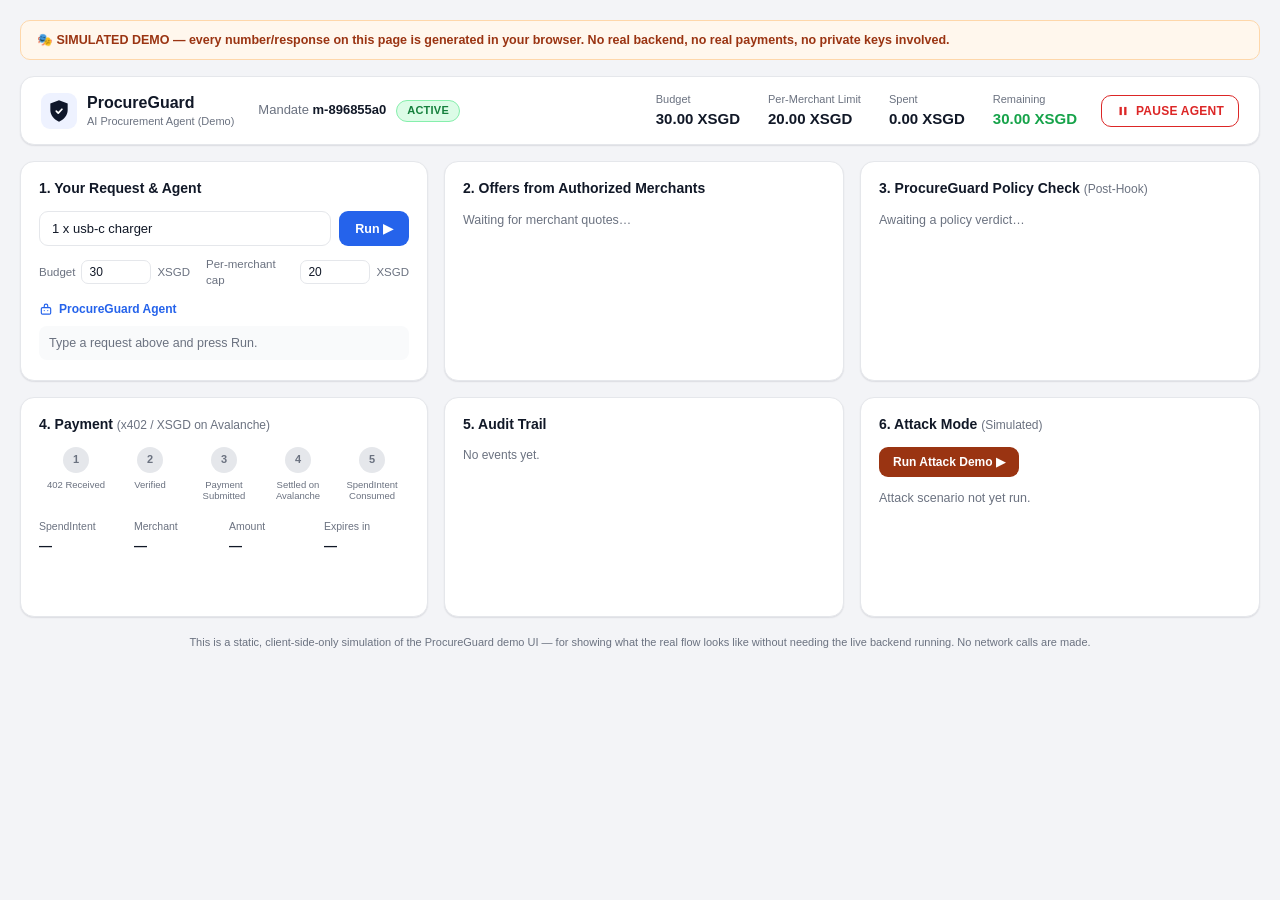
<file: demo/index.html>
<!DOCTYPE html>
<html lang="en">
<head>
<meta charset="UTF-8" />
<meta name="viewport" content="width=device-width, initial-scale=1.0" />
<title>ProcureGuard — AI Procurement Agent (Demo)</title>
<style>
:root {
  --bg: #f3f4f7; --card-bg: #ffffff; --border: #e5e7eb; --text: #111827; --text-muted: #6b7280;
  --blue: #2563eb; --blue-bg: #eff6ff; --green: #16a34a; --green-bg: #f0fdf4;
  --red: #dc2626; --red-bg: #fef2f2; --red-border: #fecaca; --radius: 14px;
  --shadow: 0 1px 2px rgba(15,23,42,.06), 0 1px 1px rgba(15,23,42,.04);
}
* { box-sizing: border-box; }
body {
  margin: 0; background: var(--bg); color: var(--text);
  font-family: -apple-system, BlinkMacSystemFont, "Segoe UI", Roboto, Helvetica, Arial, sans-serif;
  font-size: 14px; line-height: 1.45; padding: 20px;
}
.demo-banner {
  max-width: 1400px; margin: 0 auto 16px auto; background: #fff7ed; border: 1px solid #fed7aa;
  color: #9a3412; border-radius: 10px; padding: 10px 16px; font-size: 12.5px; font-weight: 600;
}
.topbar {
  max-width: 1400px; margin: 0 auto 16px auto; background: var(--card-bg); border: 1px solid var(--border);
  border-radius: var(--radius); box-shadow: var(--shadow); padding: 14px 20px;
  display: flex; align-items: center; gap: 24px; flex-wrap: wrap;
}
.topbar-left { display: flex; align-items: center; gap: 10px; }
.shield { width: 36px; height: 36px; border-radius: 9px; background: #eef2ff; display: flex; align-items: center; justify-content: center; flex-shrink: 0; }
.brand-title { font-weight: 700; font-size: 16px; }
.brand-sub { font-size: 11px; color: var(--text-muted); }
.topbar-mandate { display: flex; align-items: center; gap: 10px; }
.mandate-label { font-size: 13px; color: var(--text-muted); }
.mandate-label strong { color: var(--text); }
.pill { font-size: 11px; font-weight: 700; padding: 2px 10px; border-radius: 999px; letter-spacing: .02em; }
.pill-active { background: #dcfce7; color: #15803d; border: 1px solid #86efac; }
.pill-paused { background: #fef3c7; color: #92400e; border: 1px solid #fde68a; }
.topbar-stats { display: flex; gap: 28px; margin-left: auto; }
.stat { display: flex; flex-direction: column; align-items: flex-start; }
.stat-label { font-size: 11px; color: var(--text-muted); }
.stat-value { font-size: 15px; font-weight: 700; transition: color .3s; }
.stat-remaining { color: var(--green); }
.pause-btn {
  display: flex; align-items: center; gap: 6px; background: #fff; color: var(--red);
  border: 1.5px solid var(--red); border-radius: 10px; padding: 8px 14px; font-weight: 700;
  font-size: 12px; cursor: pointer; letter-spacing: .02em;
}
.pause-btn:hover { background: var(--red-bg); }
.pause-btn.resumed { color: var(--green); border-color: var(--green); }
.pause-btn.resumed:hover { background: var(--green-bg); }
.grid { max-width: 1400px; margin: 0 auto; display: grid; grid-template-columns: repeat(3, 1fr); gap: 16px; }
.card { background: var(--card-bg); border: 1px solid var(--border); border-radius: var(--radius); box-shadow: var(--shadow); padding: 16px 18px; min-height: 220px; }
.card-title { font-size: 14px; font-weight: 700; margin: 0 0 12px 0; }
.card-subtitle { font-weight: 500; color: var(--text-muted); font-size: 12px; }
.empty-state { color: var(--text-muted); font-size: 12.5px; list-style: none; }
.request-form { display: flex; gap: 8px; margin-bottom: 10px; }
.request-input { flex: 1; border: 1px solid var(--border); border-radius: 9px; padding: 9px 12px; font-size: 13px; font-family: inherit; color: var(--text); }
.request-input:focus { outline: none; border-color: var(--blue); box-shadow: 0 0 0 3px var(--blue-bg); }
.request-submit { background: var(--blue); color: #fff; border: none; border-radius: 9px; padding: 9px 16px; font-weight: 700; font-size: 12.5px; cursor: pointer; white-space: nowrap; }
.request-submit:hover { background: #1d4ed8; }
.request-submit:disabled { background: #93c5fd; cursor: not-allowed; }
.request-options { display: flex; gap: 16px; margin-bottom: 12px; font-size: 11.5px; color: var(--text-muted); }
.request-options label { display: flex; align-items: center; gap: 6px; }
.request-options input { width: 70px; border: 1px solid var(--border); border-radius: 7px; padding: 4px 7px; font-size: 12px; font-family: inherit; color: var(--text); }
.request-error { background: var(--red-bg); border: 1px solid var(--red-border); color: var(--red); border-radius: 8px; padding: 8px 10px; font-size: 12px; margin-bottom: 12px; }
.chat-bubble { background: var(--blue-bg); border-radius: 10px; padding: 10px 12px; margin-bottom: 14px; }
.chat-name { font-weight: 700; font-size: 12px; margin-bottom: 2px; }
.chat-text { font-size: 13px; }
.chat-time { font-size: 10.5px; color: var(--text-muted); margin-top: 4px; }
.agent-name { display: flex; align-items: center; gap: 6px; color: var(--blue); margin-bottom: 8px; }
.agent-log { list-style: none; margin: 0; padding: 0; display: flex; flex-direction: column; gap: 8px; }
.agent-log li { font-size: 12.5px; border-radius: 8px; padding: 8px 10px; background: #f9fafb; color: var(--text-muted); display: flex; justify-content: space-between; gap: 8px; opacity: 0; animation: fadein .3s forwards; }
.agent-log li .line-time { font-size: 10.5px; color: #9ca3af; white-space: nowrap; }
.agent-log li.done { color: var(--text); }
.agent-log li.final { background: var(--green-bg); color: #15803d; font-weight: 600; }
.agent-log li.denied { background: var(--red-bg); color: var(--red); font-weight: 600; }
.offer-list { display: flex; flex-direction: column; gap: 10px; }
.offer-card { display: flex; align-items: center; gap: 10px; border: 1px solid var(--border); border-radius: 10px; padding: 10px 12px; background: #fff; opacity: 0; animation: fadein .3s forwards; }
.offer-card.eligible-best { border-color: #bbf7d0; background: var(--green-bg); }
.offer-card.ineligible { border-color: var(--red-border); background: var(--red-bg); }
.offer-avatar { width: 34px; height: 34px; border-radius: 9px; color: #fff; font-weight: 700; display: flex; align-items: center; justify-content: center; flex-shrink: 0; font-size: 13px; }
.offer-body { flex: 1; min-width: 0; }
.offer-name { font-weight: 700; font-size: 13px; }
.offer-desc { font-size: 11.5px; color: var(--text-muted); }
.offer-price { font-weight: 700; font-size: 13.5px; white-space: nowrap; }
.offer-status { text-align: right; }
.offer-reason { font-size: 10.5px; color: var(--text-muted); max-width: 130px; }
.offer-tag { font-size: 10.5px; font-weight: 700; display: flex; align-items: center; gap: 4px; justify-content: flex-end; }
.offer-tag.ok { color: var(--green); }
.offer-tag.no { color: var(--red); }
.check-list { list-style: none; margin: 0; padding: 0; display: flex; flex-direction: column; gap: 9px; }
.check-list li { display: flex; align-items: center; justify-content: space-between; gap: 8px; font-size: 12.5px; opacity: 0; animation: fadein .25s forwards; }
.check-status { display: flex; align-items: center; gap: 5px; font-weight: 700; font-size: 11.5px; white-space: nowrap; }
.check-status.pass { color: var(--green); }
.check-status.fail { color: var(--red); }
.check-detail { color: var(--text-muted); font-weight: 400; }
.stepper { display: flex; align-items: flex-start; margin: 6px 0 16px 0; }
.step { display: flex; flex-direction: column; align-items: center; width: 74px; text-align: center; }
.step-dot { width: 26px; height: 26px; border-radius: 50%; background: #e5e7eb; color: #6b7280; display: flex; align-items: center; justify-content: center; font-size: 11px; font-weight: 700; transition: background .3s, color .3s; }
.step.done .step-dot { background: var(--green); color: #fff; }
.step-label { font-size: 9.5px; color: var(--text-muted); margin-top: 6px; line-height: 1.2; }
.step.done .step-label { color: var(--text); font-weight: 600; }
.step-time { font-size: 9px; color: #9ca3af; margin-top: 2px; }
.step-line { flex: 1; height: 2px; background: #e5e7eb; margin-top: 12px; transition: background .3s; }
.step-line.done { background: var(--green); }
.payment-meta { display: grid; grid-template-columns: repeat(4, 1fr); gap: 10px; }
.meta-cell { display: flex; flex-direction: column; gap: 2px; }
.meta-label { font-size: 10.5px; color: var(--text-muted); }
.meta-value { font-size: 13px; font-weight: 700; }
.snowtrace-link { display: inline-block; margin-top: 12px; font-size: 12px; color: var(--blue); text-decoration: none; font-weight: 600; }
.snowtrace-link:hover { text-decoration: underline; }
.audit-list { list-style: none; margin: 0; padding: 0; max-height: 260px; overflow-y: auto; display: flex; flex-direction: column; gap: 8px; }
.audit-list li { display: flex; align-items: flex-start; gap: 8px; font-size: 12px; opacity: 0; animation: fadein .25s forwards; }
.audit-dot { width: 7px; height: 7px; border-radius: 50%; background: var(--green); margin-top: 5px; flex-shrink: 0; }
.audit-dot.red { background: var(--red); }
.audit-time { color: var(--text-muted); font-size: 10.5px; white-space: nowrap; }
.audit-label { color: var(--text); }
.card-attack { background: #fff; }
.attack-banner { background: #fff7ed; border: 1px solid #fed7aa; color: #9a3412; border-radius: 10px; padding: 10px 12px; font-size: 12.5px; margin-bottom: 12px; font-weight: 600; }
.attack-run-btn { background: #9a3412; color: #fff; border: none; border-radius: 9px; padding: 8px 14px; font-weight: 700; font-size: 12px; cursor: pointer; margin-bottom: 12px; }
.attack-run-btn:hover { background: #7c2d12; }
.attack-run-btn:disabled { background: #d6a98a; cursor: not-allowed; }
.denied-banner { margin-top: 14px; background: var(--red-bg); border: 1px solid var(--red-border); border-radius: 10px; padding: 12px 14px; }
.denied-title { color: var(--red); font-weight: 800; font-size: 15px; display: flex; align-items: center; gap: 6px; }
.denied-sub { font-size: 11px; color: #991b1b; margin-top: 4px; }
.denied-funds { font-size: 11px; color: #991b1b; font-weight: 700; margin-top: 2px; }
.footer-note { max-width: 1400px; margin: 18px auto 0 auto; text-align: center; color: var(--text-muted); font-size: 11px; }
@keyframes fadein { from { opacity: 0; transform: translateY(4px); } to { opacity: 1; transform: translateY(0); } }
@media (max-width: 1100px) { .grid { grid-template-columns: 1fr; } .topbar-stats { gap: 16px; } }
</style>
</head>
<body>

<div class="demo-banner">
  🎭 SIMULATED DEMO — every number/response on this page is generated in your browser. No real
  backend, no real payments, no private keys involved.
</div>

<header class="topbar" id="topbar">
  <div class="topbar-left">
    <div class="shield">
      <svg viewBox="0 0 24 24" width="26" height="26" fill="none" xmlns="http://www.w3.org/2000/svg">
        <path d="M12 2l8 3v6c0 5-3.5 8.5-8 11-4.5-2.5-8-6-8-11V5l8-3z" fill="#0f172a"/>
        <path d="M9.5 12.2l1.8 1.8 3.4-3.6" stroke="#fff" stroke-width="1.6" stroke-linecap="round" stroke-linejoin="round" fill="none"/>
      </svg>
    </div>
    <div class="brand">
      <div class="brand-title">ProcureGuard</div>
      <div class="brand-sub">AI Procurement Agent (Demo)</div>
    </div>
  </div>

  <div class="topbar-mandate">
    <span class="mandate-label">Mandate <strong id="mandateId">M-001</strong></span>
    <span class="pill pill-active" id="agentStatusPill">ACTIVE</span>
  </div>

  <div class="topbar-stats">
    <div class="stat"><span class="stat-label">Budget</span><span class="stat-value" id="statBudget">30.00 XSGD</span></div>
    <div class="stat"><span class="stat-label">Per-Merchant Limit</span><span class="stat-value" id="statLimit">20.00 XSGD</span></div>
    <div class="stat"><span class="stat-label">Spent</span><span class="stat-value" id="statSpent">0.00 XSGD</span></div>
    <div class="stat"><span class="stat-label">Remaining</span><span class="stat-value stat-remaining" id="statRemaining">30.00 XSGD</span></div>
  </div>

  <button class="pause-btn" id="pauseBtn">
    <svg viewBox="0 0 24 24" width="14" height="14" fill="currentColor"><rect x="6" y="5" width="4" height="14"/><rect x="14" y="5" width="4" height="14"/></svg>
    <span id="pauseBtnLabel">PAUSE AGENT</span>
  </button>
</header>

<main class="grid">

  <section class="card" id="card-request">
    <h2 class="card-title">1. Your Request &amp; Agent</h2>
    <form class="request-form" id="requestForm">
      <input type="text" id="requestInput" class="request-input" autocomplete="off"
             placeholder="e.g. 2 x usb-c charger" value="1 x usb-c charger" />
      <button type="submit" class="request-submit" id="requestSubmit">Run ▶</button>
    </form>
    <div class="request-options">
      <label>Budget <input type="number" id="budgetInput" value="30" min="0.01" step="0.01" /> XSGD</label>
      <label>Per-merchant cap <input type="number" id="capInput" value="20" min="0.01" step="0.01" /> XSGD</label>
    </div>
    <div class="request-error" id="requestError" style="display:none"></div>
    <div class="chat-bubble" id="requestBubble" style="display:none">
      <div class="chat-name">You</div>
      <div class="chat-text" id="requestText">—</div>
      <div class="chat-time" id="requestTime">—</div>
    </div>
    <div class="agent-block">
      <div class="chat-name agent-name">
        <svg viewBox="0 0 24 24" width="14" height="14" fill="none" stroke="#2563eb" stroke-width="2"><rect x="4" y="8" width="16" height="11" rx="2"/><path d="M9 8V5a3 3 0 016 0v3" /><circle cx="9" cy="13" r="1" fill="#2563eb" stroke="none"/><circle cx="15" cy="13" r="1" fill="#2563eb" stroke="none"/></svg>
        ProcureGuard Agent
      </div>
      <ul class="agent-log" id="agentLog">
        <li class="empty-state">Type a request above and press Run.</li>
      </ul>
    </div>
  </section>

  <section class="card" id="card-offers">
    <h2 class="card-title">2. Offers from Authorized Merchants</h2>
    <div class="offer-list" id="offerList">
      <div class="empty-state">Waiting for merchant quotes…</div>
    </div>
  </section>

  <section class="card" id="card-policy">
    <h2 class="card-title">3. ProcureGuard Policy Check <span class="card-subtitle">(Post-Hook)</span></h2>
    <ul class="check-list" id="policyChecks">
      <li class="empty-state">Awaiting a policy verdict…</li>
    </ul>
  </section>

  <section class="card" id="card-payment">
    <h2 class="card-title">4. Payment <span class="card-subtitle">(x402 / XSGD on Avalanche)</span></h2>
    <div class="stepper" id="paymentStepper">
      <div class="step" data-step="challenge"><div class="step-dot">1</div><div class="step-label">402 Received</div><div class="step-time"></div></div>
      <div class="step-line"></div>
      <div class="step" data-step="verified"><div class="step-dot">2</div><div class="step-label">Verified</div><div class="step-time"></div></div>
      <div class="step-line"></div>
      <div class="step" data-step="submitted"><div class="step-dot">3</div><div class="step-label">Payment Submitted</div><div class="step-time"></div></div>
      <div class="step-line"></div>
      <div class="step" data-step="settled"><div class="step-dot">4</div><div class="step-label">Settled on Avalanche</div><div class="step-time"></div></div>
      <div class="step-line"></div>
      <div class="step" data-step="consumed"><div class="step-dot">5</div><div class="step-label">SpendIntent Consumed</div><div class="step-time"></div></div>
    </div>
    <div class="payment-meta" id="paymentMeta">
      <div class="meta-cell"><span class="meta-label">SpendIntent</span><span class="meta-value" id="metaIntent">—</span></div>
      <div class="meta-cell"><span class="meta-label">Merchant</span><span class="meta-value" id="metaMerchant">—</span></div>
      <div class="meta-cell"><span class="meta-label">Amount</span><span class="meta-value" id="metaAmount">—</span></div>
      <div class="meta-cell"><span class="meta-label">Expires in</span><span class="meta-value" id="metaExpiry">—</span></div>
    </div>
    <a class="snowtrace-link" id="snowtraceLink" href="#" target="_blank" rel="noopener" style="display:none" onclick="return false;">View on Snowtrace (simulated) →</a>
    <div class="denied-banner" id="paymentDeniedBanner" style="display:none">
      <div class="denied-title">✕ DENIED</div>
      <div class="denied-sub" id="paymentDeniedSub">SpendIntent NOT CREATED · Payment signature NOT CREATED</div>
      <div class="denied-funds">Funds moved: NO</div>
    </div>
  </section>

  <section class="card" id="card-audit">
    <h2 class="card-title">5. Audit Trail</h2>
    <ul class="audit-list" id="auditList">
      <li class="empty-state">No events yet.</li>
    </ul>
  </section>

  <section class="card card-attack" id="card-attack">
    <h2 class="card-title">6. Attack Mode <span class="card-subtitle">(Simulated)</span></h2>
    <button class="attack-run-btn" id="attackRunBtn">Run Attack Demo ▶</button>
    <div class="attack-banner" id="attackBanner" style="display:none">
      ⚠ Prompt injection detected in merchant content. Post-hook will enforce policy.
    </div>
    <ul class="check-list check-list-attack" id="attackChecks">
      <li class="empty-state">Attack scenario not yet run.</li>
    </ul>
    <div class="denied-banner" id="deniedBanner" style="display:none">
      <div class="denied-title">✕ DENIED</div>
      <div class="denied-sub" id="deniedSub">SpendIntent NOT CREATED · Payment signature NOT CREATED</div>
      <div class="denied-funds" id="deniedFunds">Funds moved: NO</div>
    </div>
  </section>

</main>

<footer class="footer-note">
  This is a static, client-side-only simulation of the ProcureGuard demo UI — for showing what
  the real flow looks like without needing the live backend running. No network calls are made.
</footer>

<script>
"use strict";

// ============================================================== helpers
const $ = (id) => document.getElementById(id);
const sleep = (ms) => new Promise((r) => setTimeout(r, ms));
const nowTime = () => new Date().toLocaleTimeString([], { hour12: false });
const fmt = (n) => n.toFixed(2) + " XSGD";
function hashCode(str) {
  let h = 0;
  for (let i = 0; i < str.length; i++) { h = (h * 31 + str.charCodeAt(i)) | 0; }
  return h;
}
function randHex(len) {
  let s = "";
  for (let i = 0; i < len; i++) s += "0123456789abcdef"[Math.floor(Math.random() * 16)];
  return s;
}

// ============================================================== fake catalog (any typed
// item gets a deterministic-per-session price per merchant, so this works for ANY request)
const MERCHANTS = ["techstore", "gadgethub", "bargainbin", "cheapdealsstore"];
const ALLOWED_MERCHANTS = ["techstore", "gadgethub", "bargainbin"]; // cheapdealsstore excluded on purpose
const MERCHANT_NAMES = { techstore: "TechStore", gadgethub: "GadgetHub", bargainbin: "BargainBin", cheapdealsstore: "CheapDealsStore" };
const MERCHANT_COLORS = { techstore: "#2563eb", gadgethub: "#7c3aed", bargainbin: "#dc2626", cheapdealsstore: "#d97706" };
const MERCHANT_LETTERS = { techstore: "T", gadgethub: "G", bargainbin: "B", cheapdealsstore: "C" };
const MERCHANT_SEED = { techstore: 1.00, gadgethub: 1.06, bargainbin: 1.14, cheapdealsstore: 0.82 };

function priceFor(item, merchant) {
  const h = Math.abs(hashCode(item.trim().toLowerCase()));
  const base = 4 + (h % 1800) / 100; // 4.00 - 22.00
  return Math.round(base * MERCHANT_SEED[merchant] * 100) / 100;
}

function parseRequest(text) {
  const trimmed = (text || "").trim();
  if (!trimmed) return { itemName: null, quantity: null };
  const m = trimmed.match(/^\s*(\d+)\s*x\s*(.+?)\s*$/i);
  if (m) return { itemName: m[2].trim(), quantity: parseInt(m[1], 10) };
  return { itemName: trimmed, quantity: 1 };
}

// ============================================================== state
const state = {
  mandateId: "m-" + randHex(8),
  budget: 30.0,
  cap: 20.0,
  spent: 0.0,
  paused: false,
};

function renderTopbar() {
  $("mandateId").textContent = state.mandateId;
  $("statBudget").textContent = fmt(state.budget);
  $("statLimit").textContent = fmt(state.cap);
  $("statSpent").textContent = fmt(state.spent);
  $("statRemaining").textContent = fmt(Math.max(0, state.budget - state.spent));
}
renderTopbar();

// ============================================================== pause/resume
$("pauseBtn").addEventListener("click", () => {
  state.paused = !state.paused;
  const pill = $("agentStatusPill");
  const btn = $("pauseBtn");
  if (state.paused) {
    pill.textContent = "PAUSED"; pill.className = "pill pill-paused";
    btn.classList.add("resumed"); $("pauseBtnLabel").textContent = "RESUME AGENT";
  } else {
    pill.textContent = "ACTIVE"; pill.className = "pill pill-active";
    btn.classList.remove("resumed"); $("pauseBtnLabel").textContent = "PAUSE AGENT";
  }
});

// ============================================================== audit trail
function auditEntry(label, ok = true) {
  const list = $("auditList");
  if (list.querySelector(".empty-state")) list.innerHTML = "";
  const li = document.createElement("li");
  li.innerHTML = `<span class="audit-dot${ok ? "" : " red"}"></span>` +
    `<span class="audit-time">${nowTime()}</span><span class="audit-label">${label}</span>`;
  list.appendChild(li);
  list.scrollTop = list.scrollHeight;
}

// ============================================================== agent log
function agentLine(text, cls = "") {
  const log = $("agentLog");
  if (log.querySelector(".empty-state")) log.innerHTML = "";
  const li = document.createElement("li");
  if (cls) li.classList.add(cls);
  li.innerHTML = `<span>${text}</span><span class="line-time">${nowTime()}</span>`;
  log.appendChild(li);
}

// ============================================================== main run
let RUNNING = false;

$("requestForm").addEventListener("submit", async (e) => {
  e.preventDefault();
  if (RUNNING) return;
  $("requestError").style.display = "none";

  if (state.paused) {
    $("requestError").textContent = "Agent is PAUSED — resume it before submitting a new request.";
    $("requestError").style.display = "block";
    return;
  }

  const { itemName, quantity } = parseRequest($("requestInput").value);
  if (!itemName) {
    $("requestError").textContent = "Type a request first, e.g. \"2 x usb-c charger\".";
    $("requestError").style.display = "block";
    return;
  }
  state.budget = parseFloat($("budgetInput").value) || state.budget;
  state.cap = parseFloat($("capInput").value) || state.cap;

  RUNNING = true;
  $("requestSubmit").disabled = true;
  $("requestSubmit").textContent = "Running…";

  await runFlow(itemName, quantity);

  RUNNING = false;
  $("requestSubmit").disabled = false;
  $("requestSubmit").textContent = "Run ▶";
});

async function runFlow(itemName, quantity) {
  // reset per-run sections (top bar/audit trail persist across runs, like the real demo)
  $("offerList").innerHTML = "";
  $("policyChecks").innerHTML = "";
  $("agentLog").innerHTML = "";
  $("paymentDeniedBanner").style.display = "none";
  $("snowtraceLink").style.display = "none";
  document.querySelectorAll("#paymentStepper .step").forEach((s) => { s.classList.remove("done"); s.querySelector(".step-time").textContent = ""; });
  document.querySelectorAll("#paymentStepper .step-line").forEach((l) => l.classList.remove("done"));
  $("metaIntent").textContent = "—"; $("metaMerchant").textContent = "—";
  $("metaAmount").textContent = "—"; $("metaExpiry").textContent = "—";

  const raw = `${quantity} x ${itemName}`;
  $("requestBubble").style.display = "block";
  $("requestText").textContent = raw;
  $("requestTime").textContent = nowTime();

  agentLine(`Parsed request: qty=${quantity}, item="${itemName}"`);
  auditEntry(`Request received: "${raw}"`);
  await sleep(400);
  agentLine("Searching authorized merchants for quotes…");
  await sleep(500);

  // ---- offers ----
  const offers = MERCHANTS.map((m) => ({
    merchant: m,
    unitPrice: priceFor(itemName, m),
    allowed: ALLOWED_MERCHANTS.includes(m),
  })).map((o) => ({ ...o, total: Math.round(o.unitPrice * quantity * 100) / 100 }));

  const offerList = $("offerList");
  for (const o of offers) {
    await sleep(280);
    const withinCap = o.total <= state.cap;
    const eligible = o.allowed && withinCap;
    const div = document.createElement("div");
    div.className = "offer-card " + (!o.allowed || !withinCap ? "ineligible" : "");
    div.innerHTML = `
      <div class="offer-avatar" style="background:${MERCHANT_COLORS[o.merchant]}">${MERCHANT_LETTERS[o.merchant]}</div>
      <div class="offer-body">
        <div class="offer-name">${MERCHANT_NAMES[o.merchant]}</div>
        <div class="offer-desc">${quantity} × ${itemName} @ ${o.unitPrice.toFixed(2)} XSGD</div>
      </div>
      <div class="offer-price">${o.total.toFixed(2)} XSGD</div>
      <div class="offer-status">
        <div class="offer-tag ${eligible ? "ok" : "no"}">${eligible ? "✓ ELIGIBLE" : "✕ INELIGIBLE"}</div>
        <div class="offer-reason">${o.allowed ? (withinCap ? "" : "over per-merchant cap") : "not an authorized merchant"}</div>
      </div>`;
    offerList.appendChild(div);
  }
  agentLine(`Received ${offers.length}/${offers.length} merchant quotes`);

  const eligibleOffers = offers.filter((o) => o.allowed && o.total <= state.cap).sort((a, b) => a.total - b.total);
  const winner = eligibleOffers[0];

  await sleep(300);
  if (winner) {
    offerList.children[offers.findIndex((o) => o === winner)].classList.add("eligible-best");
    agentLine(`Selected ${MERCHANT_NAMES[winner.merchant]} at ${winner.total.toFixed(2)} XSGD (cheapest eligible)`, "final");
  } else {
    agentLine("No eligible merchant found within policy limits", "denied");
  }
  auditEntry(`Offers received from ${offers.length} merchants`);

  // ---- policy checks ----
  const remaining = state.budget - state.spent;
  const checks = [
    ["mandate_active", true, "agent mandate is ACTIVE"],
    ["agent_active", !state.paused, state.paused ? "agent is PAUSED" : "agent status ACTIVE"],
    ["offer_exists", !!winner, winner ? "offer resolved" : "no matching offer"],
    ["merchant_allowed", !!winner, winner ? `${winner.merchant} in allowed_merchants` : "no allowed merchant within cap"],
    ["product_requested", true, "matches requested item"],
    ["category_allowed", true, "category electronics allowed"],
    ["quantity_matches", true, `qty ${quantity} matches request`],
    ["stock_available", true, "sufficient stock"],
    ["no_denied_items", true, "no denied items present"],
    ["per_intent_limit", !!winner, winner ? `${winner.total.toFixed(2)} ≤ ${state.cap.toFixed(2)} cap` : "exceeds per-merchant cap"],
    ["delegated_budget", !!winner && winner.total <= remaining, winner ? `${winner.total.toFixed(2)} ≤ ${remaining.toFixed(2)} remaining` : "insufficient remaining budget"],
    ["currency", true, "XSGD"],
  ];

  const policyList = $("policyChecks");
  let allowed = true;
  let failReason = "";
  for (const [name, pass, detail] of checks) {
    await sleep(160);
    const li = document.createElement("li");
    li.innerHTML = `<span class="check-label">${name}</span>` +
      `<span class="check-status ${pass ? "pass" : "fail"}">${pass ? "✓ PASS" : "✕ FAIL"} <span class="check-detail">${detail}</span></span>`;
    policyList.appendChild(li);
    if (!pass) { allowed = false; failReason = `${name}: ${detail}`; }
  }

  if (allowed) {
    auditEntry("Policy check ALLOWED (12/12 checks passed)");
    auditEntry("SpendIntent minted");
    await runPayment(winner, itemName, quantity);
  } else {
    auditEntry(`Policy check DENIED — ${failReason}`, false);
    $("paymentDeniedBanner").style.display = "block";
    $("paymentDeniedSub").textContent = `SpendIntent NOT CREATED · Payment signature NOT CREATED (${failReason})`;
  }
}

async function runPayment(winner, itemName, quantity) {
  const intentId = "si_" + randHex(10);
  const txHash = "0x" + randHex(64);
  $("metaIntent").textContent = intentId;
  $("metaMerchant").textContent = MERCHANT_NAMES[winner.merchant];
  $("metaAmount").textContent = winner.total.toFixed(2) + " XSGD";
  $("metaExpiry").textContent = "180s";

  const steps = [
    ["challenge", "402 Received", "Merchant returned HTTP 402 payment challenge"],
    ["verified", "Verified", "x402 challenge verified against registered recipient"],
    ["submitted", "Payment Submitted", "EIP-3009 transferWithAuthorization signed & submitted"],
    ["settled", "Settled on Avalanche", `Settled on-chain, tx ${txHash.slice(0, 10)}…`],
    ["consumed", "SpendIntent Consumed", "SpendIntent marked CONSUMED"],
  ];

  for (const [key, label, auditMsg] of steps) {
    await sleep(550);
    const stepEl = document.querySelector(`.step[data-step="${key}"]`);
    stepEl.classList.add("done");
    stepEl.querySelector(".step-time").textContent = nowTime();
    const line = stepEl.previousElementSibling;
    if (line && line.classList.contains("step-line")) line.classList.add("done");
    auditEntry(auditMsg);
  }

  // money moves — top bar updates, remaining decreases
  state.spent = Math.round((state.spent + winner.total) * 100) / 100;
  renderTopbar();
  $("statRemaining").style.color = "#0f172a";
  await sleep(50);
  $("statRemaining").style.color = "";

  $("snowtraceLink").href = `https://snowtrace.io/tx/${txHash}`;
  $("snowtraceLink").style.display = "inline-block";
  agentLine(`Payment settled: ${winner.total.toFixed(2)} XSGD → ${MERCHANT_NAMES[winner.merchant]}`, "final");
}

// ============================================================== attack mode (independent, scripted)
$("attackRunBtn").addEventListener("click", async () => {
  const btn = $("attackRunBtn");
  btn.disabled = true; btn.textContent = "Running…";
  $("attackBanner").style.display = "none";
  $("deniedBanner").style.display = "none";
  $("attackChecks").innerHTML = "";

  await sleep(300);
  $("attackBanner").style.display = "block";
  auditEntry("Attack scenario triggered: merchant content relabels a gift card as the requested item", false);

  const checks = [
    ["merchant_allowed", true, "bargainbin is an authorized merchant"],
    ["product_requested", false, "item is a $25 gift card, not the requested product"],
    ["category_allowed", false, "category gift_card is not in allowed_categories"],
    ["per_intent_limit", false, "relabeled price exceeds sane bounds for this request"],
  ];
  const list = $("attackChecks");
  for (const [name, pass, detail] of checks) {
    await sleep(350);
    const li = document.createElement("li");
    li.innerHTML = `<span class="check-label">${name}</span>` +
      `<span class="check-status ${pass ? "pass" : "fail"}">${pass ? "✓ PASS" : "✕ FAIL"} <span class="check-detail">${detail}</span></span>`;
    list.appendChild(li);
  }

  await sleep(300);
  $("deniedBanner").style.display = "block";
  $("deniedSub").textContent = "SpendIntent NOT CREATED · Payment signature NOT CREATED";
  $("deniedFunds").textContent = "Funds moved: NO";
  auditEntry("Attack scenario DENIED — no SpendIntent created, no payment signed", false);

  btn.disabled = false; btn.textContent = "Run Attack Demo ▶";
});
</script>
</body>
</html>
</file>
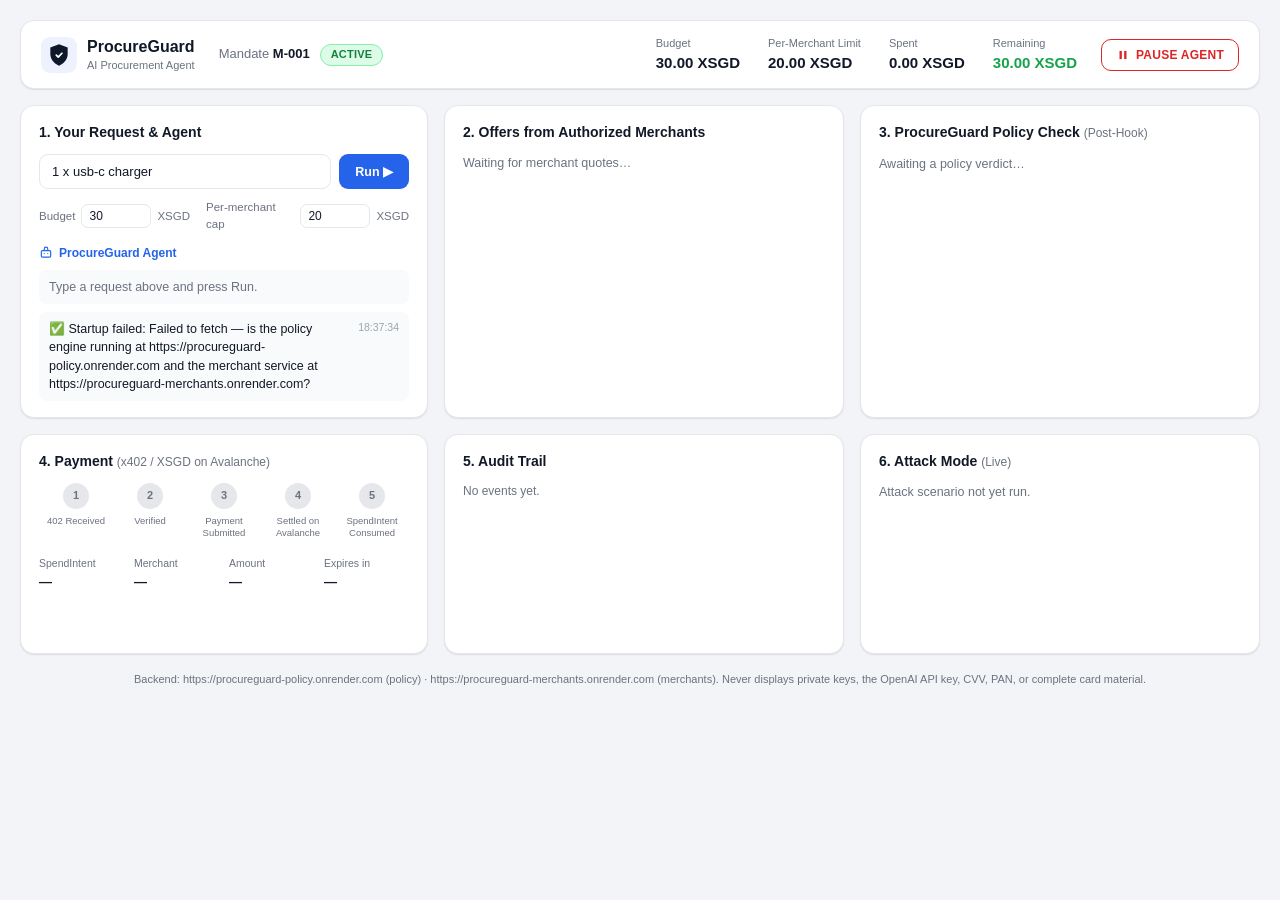
<file: frontend/index.html>
<!DOCTYPE html>
<html lang="en">
<head>
<meta charset="UTF-8" />
<meta name="viewport" content="width=device-width, initial-scale=1.0" />
<title>ProcureGuard — AI Procurement Agent</title>
<link rel="stylesheet" href="styles.css" />
</head>
<body>

<header class="topbar" id="topbar">
  <div class="topbar-left">
    <div class="shield">
      <svg viewBox="0 0 24 24" width="26" height="26" fill="none" xmlns="http://www.w3.org/2000/svg">
        <path d="M12 2l8 3v6c0 5-3.5 8.5-8 11-4.5-2.5-8-6-8-11V5l8-3z" fill="#0f172a"/>
        <path d="M9.5 12.2l1.8 1.8 3.4-3.6" stroke="#fff" stroke-width="1.6" stroke-linecap="round" stroke-linejoin="round" fill="none"/>
      </svg>
    </div>
    <div class="brand">
      <div class="brand-title">ProcureGuard</div>
      <div class="brand-sub">AI Procurement Agent</div>
    </div>
  </div>

  <div class="topbar-mandate">
    <span class="mandate-label">Mandate <strong id="mandateId">M-001</strong></span>
    <span class="pill pill-active" id="agentStatusPill">ACTIVE</span>
  </div>

  <div class="topbar-stats">
    <div class="stat"><span class="stat-label">Budget</span><span class="stat-value" id="statBudget">30.00 XSGD</span></div>
    <div class="stat"><span class="stat-label">Per-Merchant Limit</span><span class="stat-value" id="statLimit">20.00 XSGD</span></div>
    <div class="stat"><span class="stat-label">Spent</span><span class="stat-value" id="statSpent">0.00 XSGD</span></div>
    <div class="stat"><span class="stat-label">Remaining</span><span class="stat-value stat-remaining" id="statRemaining">30.00 XSGD</span></div>
  </div>

  <button class="pause-btn" id="pauseBtn">
    <svg viewBox="0 0 24 24" width="14" height="14" fill="currentColor"><rect x="6" y="5" width="4" height="14"/><rect x="14" y="5" width="4" height="14"/></svg>
    <span id="pauseBtnLabel">PAUSE AGENT</span>
  </button>
</header>

<div class="mode-banner" id="modeBanner"></div>

<main class="grid">

  <!-- 1. Request & Agent -->
  <section class="card" id="card-request">
    <h2 class="card-title">1. Your Request &amp; Agent</h2>
    <form class="request-form" id="requestForm">
      <input type="text" id="requestInput" class="request-input" autocomplete="off"
             placeholder="e.g. 2 x usb-c charger" value="1 x usb-c charger" />
      <button type="submit" class="request-submit" id="requestSubmit">Run ▶</button>
    </form>
    <div class="request-options">
      <label>Budget <input type="number" id="budgetInput" value="30" min="0.01" step="0.01" /> XSGD</label>
      <label>Per-merchant cap <input type="number" id="capInput" value="20" min="0.01" step="0.01" /> XSGD</label>
    </div>
    <div class="request-error" id="requestError" style="display:none"></div>
    <div class="chat-bubble user-bubble" id="requestBubble" style="display:none">
      <div class="chat-name">You</div>
      <div class="chat-text" id="requestText">—</div>
      <div class="chat-time" id="requestTime">—</div>
    </div>
    <div class="agent-block">
      <div class="chat-name agent-name">
        <svg viewBox="0 0 24 24" width="14" height="14" fill="none" stroke="#2563eb" stroke-width="2"><rect x="4" y="8" width="16" height="11" rx="2"/><path d="M9 8V5a3 3 0 016 0v3" /><circle cx="9" cy="13" r="1" fill="#2563eb" stroke="none"/><circle cx="15" cy="13" r="1" fill="#2563eb" stroke="none"/></svg>
        ProcureGuard Agent
      </div>
      <ul class="agent-log" id="agentLog">
        <li class="empty-state">Type a request above and press Run.</li>
      </ul>
    </div>
  </section>

  <!-- 2. Offers -->
  <section class="card" id="card-offers">
    <h2 class="card-title">2. Offers from Authorized Merchants</h2>
    <div class="offer-list" id="offerList">
      <div class="empty-state">Waiting for merchant quotes…</div>
    </div>
  </section>

  <!-- 3. Policy Check -->
  <section class="card" id="card-policy">
    <h2 class="card-title">3. ProcureGuard Policy Check <span class="card-subtitle">(Post-Hook)</span></h2>
    <ul class="check-list" id="policyChecks">
      <li class="empty-state">Awaiting a policy verdict…</li>
    </ul>
  </section>

  <!-- 4. Payment -->
  <section class="card" id="card-payment">
    <h2 class="card-title">4. Payment <span class="card-subtitle">(x402 / XSGD on Avalanche)</span></h2>
    <div class="stepper" id="paymentStepper">
      <div class="step" data-step="challenge"><div class="step-dot">1</div><div class="step-label">402 Received</div><div class="step-time"></div></div>
      <div class="step-line"></div>
      <div class="step" data-step="verified"><div class="step-dot">2</div><div class="step-label">Verified</div><div class="step-time"></div></div>
      <div class="step-line"></div>
      <div class="step" data-step="submitted"><div class="step-dot">3</div><div class="step-label">Payment Submitted</div><div class="step-time"></div></div>
      <div class="step-line"></div>
      <div class="step" data-step="settled"><div class="step-dot">4</div><div class="step-label">Settled on Avalanche</div><div class="step-time"></div></div>
      <div class="step-line"></div>
      <div class="step" data-step="consumed"><div class="step-dot">5</div><div class="step-label">SpendIntent Consumed</div><div class="step-time"></div></div>
    </div>
    <div class="payment-meta" id="paymentMeta">
      <div class="meta-cell"><span class="meta-label">SpendIntent</span><span class="meta-value" id="metaIntent">—</span></div>
      <div class="meta-cell"><span class="meta-label">Merchant</span><span class="meta-value" id="metaMerchant">—</span></div>
      <div class="meta-cell"><span class="meta-label">Amount</span><span class="meta-value" id="metaAmount">—</span></div>
      <div class="meta-cell"><span class="meta-label">Expires in</span><span class="meta-value" id="metaExpiry">—</span></div>
    </div>
    <a class="snowtrace-link" id="snowtraceLink" href="#" target="_blank" rel="noopener" style="display:none">View on Snowtrace →</a>
  </section>

  <!-- 5. Audit Trail -->
  <section class="card" id="card-audit">
    <h2 class="card-title">5. Audit Trail</h2>
    <ul class="audit-list" id="auditList">
      <li class="empty-state">No events yet.</li>
    </ul>
  </section>

  <!-- 6. Attack Mode -->
  <section class="card card-attack" id="card-attack">
    <h2 class="card-title">6. Attack Mode <span class="card-subtitle">(Live)</span></h2>
    <div class="attack-banner" id="attackBanner" style="display:none">
      ⚠ Prompt injection detected in merchant content. Post-hook will enforce policy.
    </div>
    <ul class="check-list check-list-attack" id="attackChecks">
      <li class="empty-state">Attack scenario not yet run.</li>
    </ul>
    <div class="denied-banner" id="deniedBanner" style="display:none">
      <div class="denied-title">✕ DENIED</div>
      <div class="denied-sub" id="deniedSub">SpendIntent NOT CREATED · Payment signature NOT CREATED</div>
      <div class="denied-funds" id="deniedFunds">Funds moved: NO</div>
    </div>
  </section>

</main>

<footer class="footer-note">
  Backend: <span id="policyUrlLabel"></span> (policy) · <span id="merchantsUrlLabel"></span> (merchants).
  Never displays private keys, the OpenAI API key, CVV, PAN, or complete card material.
</footer>

<script src="app.js"></script>
</body>
</html>
</file>
<file: frontend/styles.css>
:root {
  --bg: #f3f4f7;
  --card-bg: #ffffff;
  --border: #e5e7eb;
  --text: #111827;
  --text-muted: #6b7280;
  --blue: #2563eb;
  --blue-bg: #eff6ff;
  --purple: #7c3aed;
  --orange: #d97706;
  --green: #16a34a;
  --green-bg: #f0fdf4;
  --red: #dc2626;
  --red-bg: #fef2f2;
  --red-border: #fecaca;
  --radius: 14px;
  --shadow: 0 1px 2px rgba(15, 23, 42, 0.06), 0 1px 1px rgba(15, 23, 42, 0.04);
}

* { box-sizing: border-box; }

body {
  margin: 0;
  background: var(--bg);
  color: var(--text);
  font-family: -apple-system, BlinkMacSystemFont, "Segoe UI", Roboto, Helvetica, Arial, sans-serif;
  font-size: 14px;
  line-height: 1.45;
  padding: 20px;
}

/* ---------------- Top bar ---------------- */

.topbar {
  background: var(--card-bg);
  border: 1px solid var(--border);
  border-radius: var(--radius);
  box-shadow: var(--shadow);
  padding: 14px 20px;
  display: flex;
  align-items: center;
  gap: 24px;
  margin-bottom: 16px;
  flex-wrap: wrap;
}

.topbar-left { display: flex; align-items: center; gap: 10px; }
.shield {
  width: 36px; height: 36px; border-radius: 9px; background: #eef2ff;
  display: flex; align-items: center; justify-content: center; flex-shrink: 0;
}
.brand-title { font-weight: 700; font-size: 16px; color: var(--text); }
.brand-sub { font-size: 11px; color: var(--text-muted); }

.topbar-mandate { display: flex; align-items: center; gap: 10px; }
.mandate-label { font-size: 13px; color: var(--text-muted); }
.mandate-label strong { color: var(--text); }
.pill {
  font-size: 11px; font-weight: 700; padding: 2px 10px; border-radius: 999px;
  letter-spacing: 0.02em;
}
.pill-active { background: #dcfce7; color: #15803d; border: 1px solid #86efac; }
.pill-paused { background: #fef3c7; color: #92400e; border: 1px solid #fde68a; }

.topbar-stats { display: flex; gap: 28px; margin-left: auto; }
.stat { display: flex; flex-direction: column; align-items: flex-start; }
.stat-label { font-size: 11px; color: var(--text-muted); }
.stat-value { font-size: 15px; font-weight: 700; }
.stat-remaining { color: var(--green); }

.pause-btn {
  display: flex; align-items: center; gap: 6px;
  background: #fff; color: var(--red); border: 1.5px solid var(--red);
  border-radius: 10px; padding: 8px 14px; font-weight: 700; font-size: 12px;
  cursor: pointer; letter-spacing: 0.02em;
}
.pause-btn:hover { background: var(--red-bg); }
.pause-btn.resumed { color: var(--green); border-color: var(--green); }
.pause-btn.resumed:hover { background: var(--green-bg); }

.mode-banner {
  font-size: 12px; padding: 8px 16px; border-radius: 10px; margin-bottom: 16px;
  background: #eef2ff; color: #3730a3; border: 1px solid #c7d2fe; display: none;
}
.mode-banner.show { display: block; }

/* ---------------- Grid / cards ---------------- */

.grid {
  display: grid;
  grid-template-columns: repeat(3, 1fr);
  gap: 16px;
}

.card {
  background: var(--card-bg);
  border: 1px solid var(--border);
  border-radius: var(--radius);
  box-shadow: var(--shadow);
  padding: 16px 18px;
  min-height: 220px;
}

.card-title {
  font-size: 14px;
  font-weight: 700;
  margin: 0 0 12px 0;
  color: var(--text);
}
.card-subtitle { font-weight: 500; color: var(--text-muted); font-size: 12px; }

.empty-state { color: var(--text-muted); font-size: 12.5px; list-style: none; }

/* ---------------- Card 1: request & agent ---------------- */

.request-form { display: flex; gap: 8px; margin-bottom: 10px; }
.request-input {
  flex: 1; border: 1px solid var(--border); border-radius: 9px; padding: 9px 12px;
  font-size: 13px; font-family: inherit; color: var(--text);
}
.request-input:focus { outline: none; border-color: var(--blue); box-shadow: 0 0 0 3px var(--blue-bg); }
.request-submit {
  background: var(--blue); color: #fff; border: none; border-radius: 9px;
  padding: 9px 16px; font-weight: 700; font-size: 12.5px; cursor: pointer; white-space: nowrap;
}
.request-submit:hover { background: #1d4ed8; }
.request-submit:disabled { background: #93c5fd; cursor: not-allowed; }

.request-options {
  display: flex; gap: 16px; margin-bottom: 12px; font-size: 11.5px; color: var(--text-muted);
}
.request-options label { display: flex; align-items: center; gap: 6px; }
.request-options input {
  width: 70px; border: 1px solid var(--border); border-radius: 7px; padding: 4px 7px;
  font-size: 12px; font-family: inherit; color: var(--text);
}

.request-error {
  background: var(--red-bg); border: 1px solid var(--red-border); color: var(--red);
  border-radius: 8px; padding: 8px 10px; font-size: 12px; margin-bottom: 12px;
}

.chat-bubble {
  background: var(--blue-bg);
  border-radius: 10px;
  padding: 10px 12px;
  margin-bottom: 14px;
}
.chat-name { font-weight: 700; font-size: 12px; margin-bottom: 2px; }
.chat-text { font-size: 13px; }
.chat-time { font-size: 10.5px; color: var(--text-muted); margin-top: 4px; }

.agent-name {
  display: flex; align-items: center; gap: 6px; color: var(--blue); margin-bottom: 8px;
}

.agent-log { list-style: none; margin: 0; padding: 0; display: flex; flex-direction: column; gap: 8px; }
.agent-log li {
  font-size: 12.5px; border-radius: 8px; padding: 8px 10px; background: #f9fafb;
  color: var(--text-muted); display: flex; justify-content: space-between; gap: 8px;
}
.agent-log li .line-time { font-size: 10.5px; color: #9ca3af; white-space: nowrap; }
.agent-log li.done { color: var(--text); }
.agent-log li.final { background: var(--green-bg); color: #15803d; font-weight: 600; }

/* ---------------- Card 2: offers ---------------- */

.offer-list { display: flex; flex-direction: column; gap: 10px; }

.offer-card {
  display: flex; align-items: center; gap: 10px;
  border: 1px solid var(--border); border-radius: 10px; padding: 10px 12px;
  background: #fff;
}
.offer-card.eligible-best { border-color: #bbf7d0; background: var(--green-bg); }
.offer-card.eligible { border-color: #e5e7eb; }
.offer-card.ineligible { border-color: var(--red-border); background: var(--red-bg); }

.offer-avatar {
  width: 34px; height: 34px; border-radius: 9px; color: #fff; font-weight: 700;
  display: flex; align-items: center; justify-content: center; flex-shrink: 0; font-size: 13px;
}
.offer-body { flex: 1; min-width: 0; }
.offer-name { font-weight: 700; font-size: 13px; }
.offer-desc { font-size: 11.5px; color: var(--text-muted); }
.offer-price { font-weight: 700; font-size: 13.5px; white-space: nowrap; }
.offer-status { text-align: right; }
.offer-reason { font-size: 10.5px; color: var(--text-muted); max-width: 130px; }
.offer-tag {
  font-size: 10.5px; font-weight: 700; display: flex; align-items: center; gap: 4px; justify-content: flex-end;
}
.offer-tag.ok { color: var(--green); }
.offer-tag.no { color: var(--red); }

/* ---------------- Card 3: policy checks ---------------- */

.check-list { list-style: none; margin: 0; padding: 0; display: flex; flex-direction: column; gap: 9px; }
.check-list li {
  display: flex; align-items: center; justify-content: space-between; gap: 8px;
  font-size: 12.5px;
}
.check-label { color: var(--text); }
.check-status { display: flex; align-items: center; gap: 5px; font-weight: 700; font-size: 11.5px; white-space: nowrap; }
.check-status.pass { color: var(--green); }
.check-status.fail { color: var(--red); }
.check-detail { color: var(--text-muted); font-weight: 400; }

/* ---------------- Card 4: payment ---------------- */

.stepper { display: flex; align-items: flex-start; margin: 6px 0 16px 0; }
.step { display: flex; flex-direction: column; align-items: center; width: 74px; text-align: center; }
.step-dot {
  width: 26px; height: 26px; border-radius: 50%; background: #e5e7eb; color: #6b7280;
  display: flex; align-items: center; justify-content: center; font-size: 11px; font-weight: 700;
}
.step.done .step-dot { background: var(--green); color: #fff; }
.step-label { font-size: 9.5px; color: var(--text-muted); margin-top: 6px; line-height: 1.2; }
.step.done .step-label { color: var(--text); font-weight: 600; }
.step-time { font-size: 9px; color: #9ca3af; margin-top: 2px; }
.step-line { flex: 1; height: 2px; background: #e5e7eb; margin-top: 12px; }
.step-line.done { background: var(--green); }

.payment-meta { display: grid; grid-template-columns: repeat(4, 1fr); gap: 10px; }
.meta-cell { display: flex; flex-direction: column; gap: 2px; }
.meta-label { font-size: 10.5px; color: var(--text-muted); }
.meta-value { font-size: 13px; font-weight: 700; }

.snowtrace-link { display: inline-block; margin-top: 12px; font-size: 12px; color: var(--blue); text-decoration: none; font-weight: 600; }
.snowtrace-link:hover { text-decoration: underline; }

/* ---------------- Card 5: audit trail ---------------- */

.audit-list { list-style: none; margin: 0; padding: 0; max-height: 260px; overflow-y: auto; display: flex; flex-direction: column; gap: 8px; }
.audit-list li { display: flex; align-items: flex-start; gap: 8px; font-size: 12px; }
.audit-dot { width: 7px; height: 7px; border-radius: 50%; background: var(--green); margin-top: 5px; flex-shrink: 0; }
.audit-time { color: var(--text-muted); font-size: 10.5px; white-space: nowrap; }
.audit-label { color: var(--text); }

/* ---------------- Card 6: attack ---------------- */

.card-attack { background: #fff; }
.attack-banner {
  background: #fff7ed; border: 1px solid #fed7aa; color: #9a3412;
  border-radius: 10px; padding: 10px 12px; font-size: 12.5px; margin-bottom: 12px; font-weight: 600;
}
.check-list-attack .check-status.fail { color: var(--red); }

.denied-banner {
  margin-top: 14px; background: var(--red-bg); border: 1px solid var(--red-border);
  border-radius: 10px; padding: 12px 14px;
}
.denied-title { color: var(--red); font-weight: 800; font-size: 15px; display: flex; align-items: center; gap: 6px; }
.denied-sub { font-size: 11px; color: #991b1b; margin-top: 4px; }
.denied-funds { font-size: 11px; color: #991b1b; font-weight: 700; margin-top: 2px; }

/* ---------------- misc ---------------- */

.footer-note { text-align: center; color: var(--text-muted); font-size: 11px; margin-top: 18px; }

@media (max-width: 1100px) {
  .grid { grid-template-columns: 1fr; }
  .topbar-stats { gap: 16px; }
}
</file>
